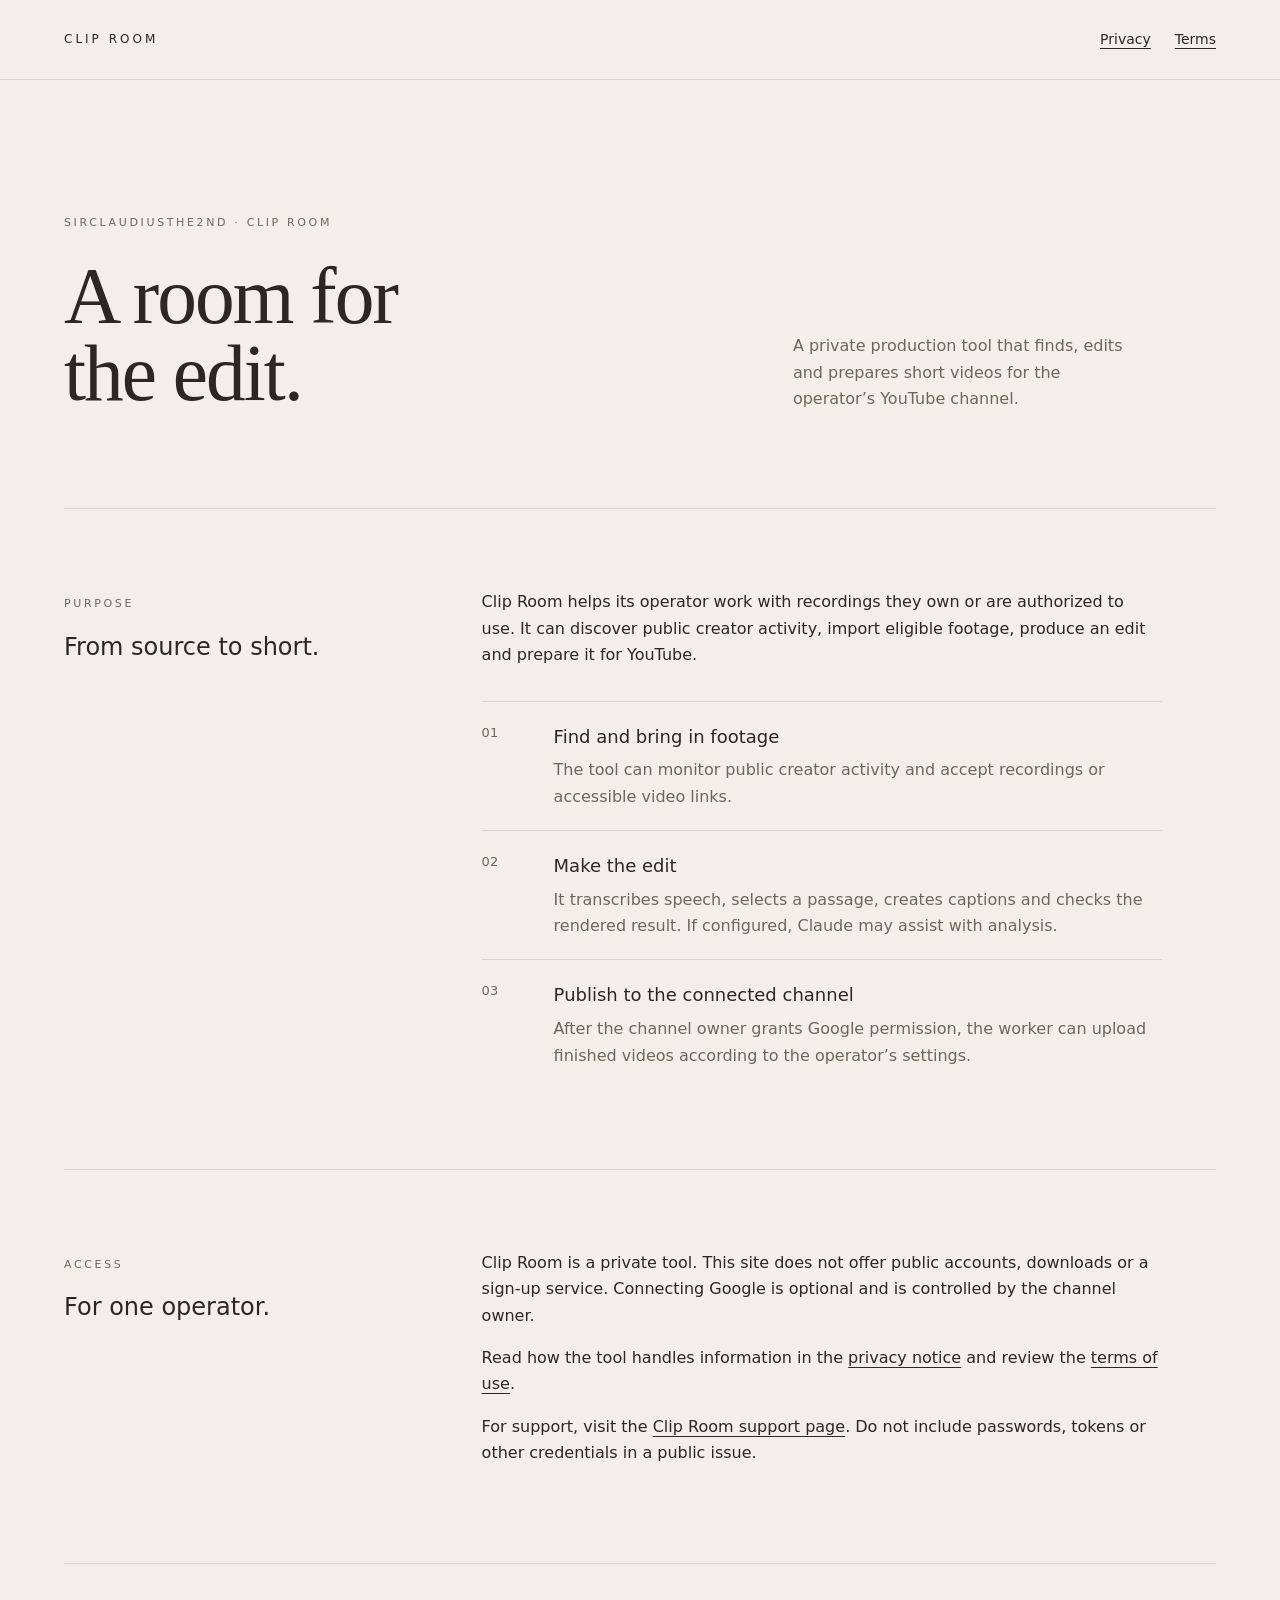
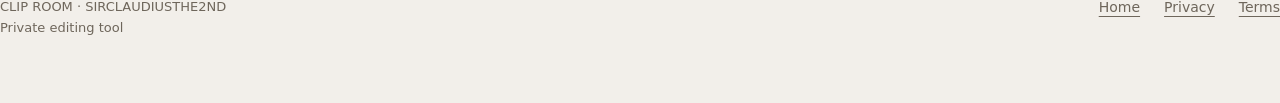
<file: index.html>
<!doctype html>
<html lang="en"><head><meta charset="utf-8"><meta name="viewport" content="width=device-width,initial-scale=1"><meta name="description" content="Clip Room is a private editing tool for producing short videos from footage the operator is authorized to use."><title>Clip Room | A private editing room</title><link rel="stylesheet" href="styles.css"></head>
<body><header class="shell bar"><a class="mark" href="index.html">CLIP ROOM</a><nav aria-label="Site navigation"><a href="privacy.html">Privacy</a><a href="terms.html">Terms</a></nav></header>

<main class="shell"><section class="hero"><div><span class="eyebrow">SIRCLAUDIUSTHE2ND · CLIP ROOM</span><h1>A room for<br>the edit.</h1></div><p>A private production tool that finds, edits and prepares short videos for the operator’s YouTube channel.</p></section>
<section class="section"><div><span class="eyebrow">PURPOSE</span><h2>From source to short.</h2></div><div class="section-body"><p>Clip Room helps its operator work with recordings they own or are authorized to use. It can discover public creator activity, import eligible footage, produce an edit and prepare it for YouTube.</p><ol class="steps"><li><div><h3>Find and bring in footage</h3><p>The tool can monitor public creator activity and accept recordings or accessible video links.</p></div></li><li><div><h3>Make the edit</h3><p>It transcribes speech, selects a passage, creates captions and checks the rendered result. If configured, Claude may assist with analysis.</p></div></li><li><div><h3>Publish to the connected channel</h3><p>After the channel owner grants Google permission, the worker can upload finished videos according to the operator’s settings.</p></div></li></ol></div></section>
<section class="section"><div><span class="eyebrow">ACCESS</span><h2>For one operator.</h2></div><div class="section-body"><p>Clip Room is a private tool. This site does not offer public accounts, downloads or a sign-up service. Connecting Google is optional and is controlled by the channel owner.</p><p>Read how the tool handles information in the <a href="privacy.html">privacy notice</a> and review the <a href="terms.html">terms of use</a>.</p><p>For support, visit the <a href="https://github.com/JoshUnity/sirclaudiusthe2nd-clip-room/issues">Clip Room support page</a>. Do not include passwords, tokens or other credentials in a public issue.</p></div></section></main>
<footer class="shell footer"><p>CLIP ROOM · SIRCLAUDIUSTHE2ND<br>Private editing tool</p><nav aria-label="Footer"><a href="index.html">Home</a><a href="privacy.html">Privacy</a><a href="terms.html">Terms</a></nav></footer></body></html>
</file>
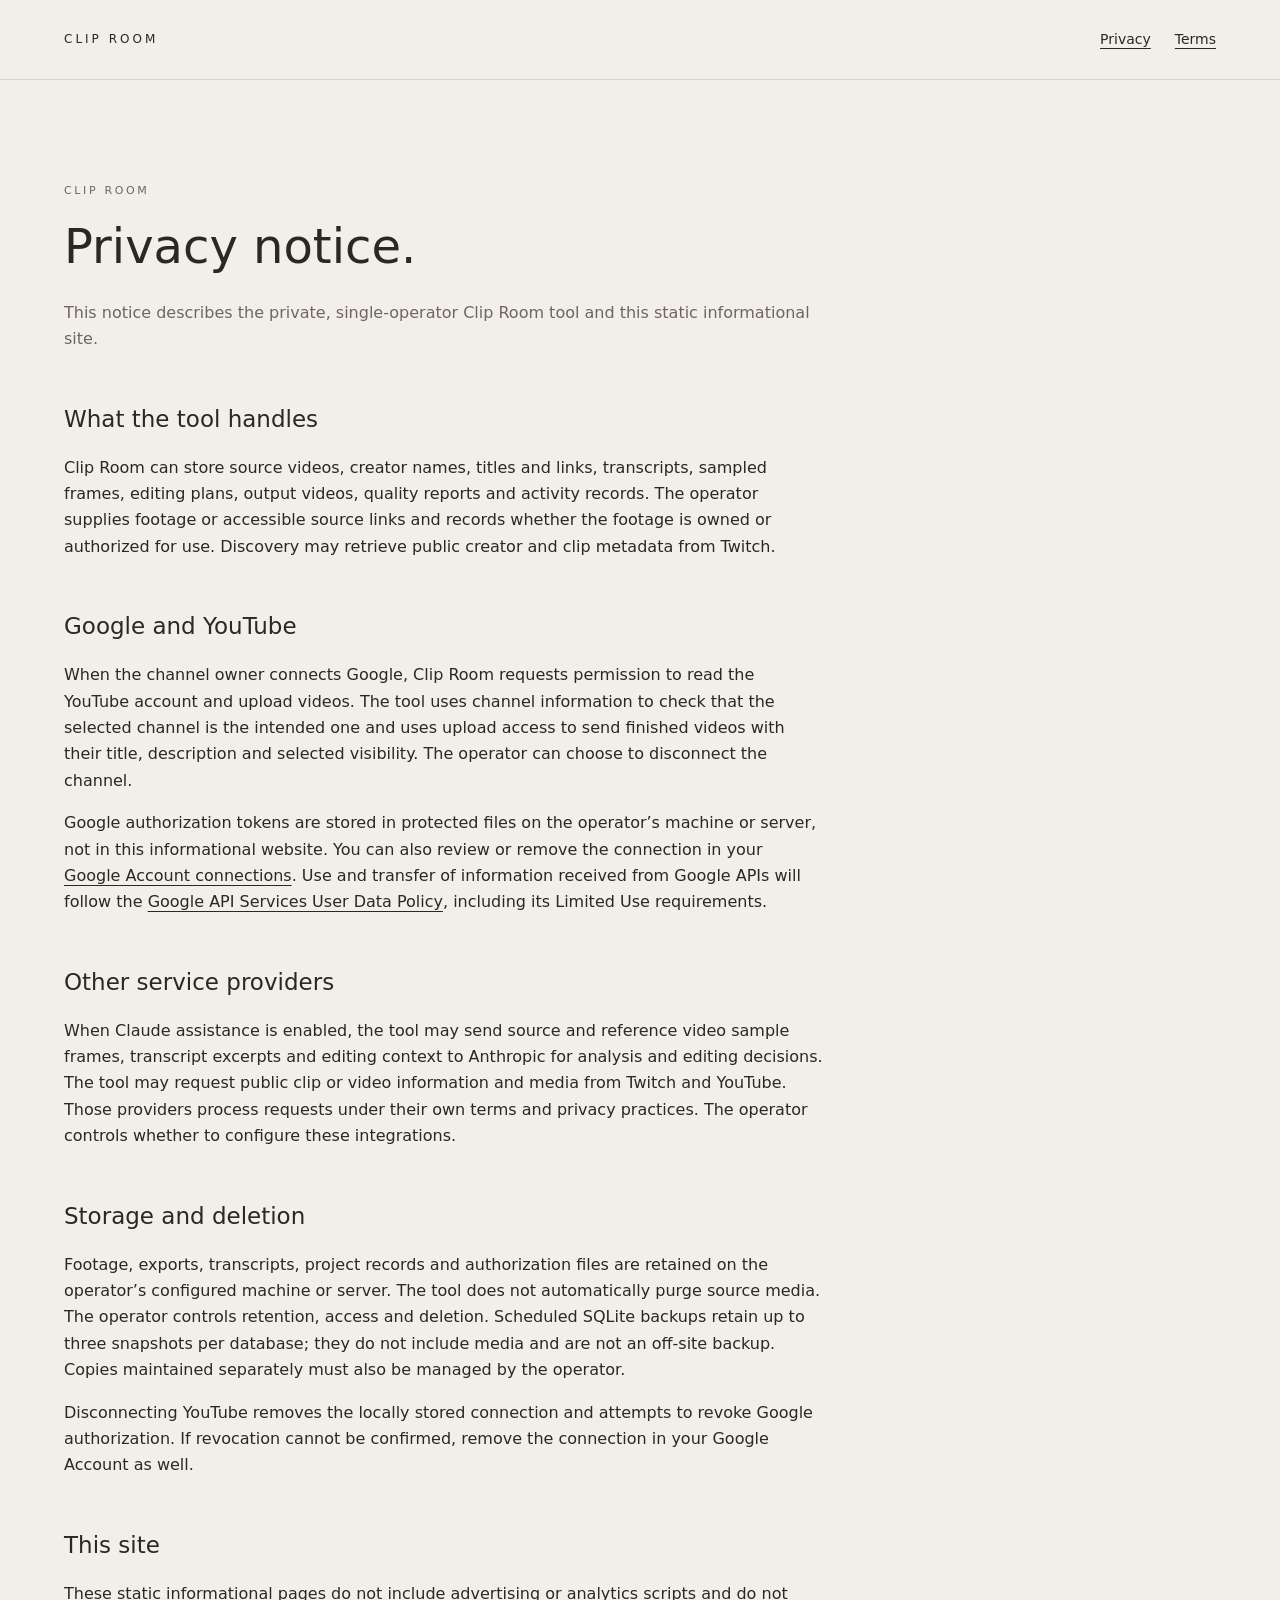
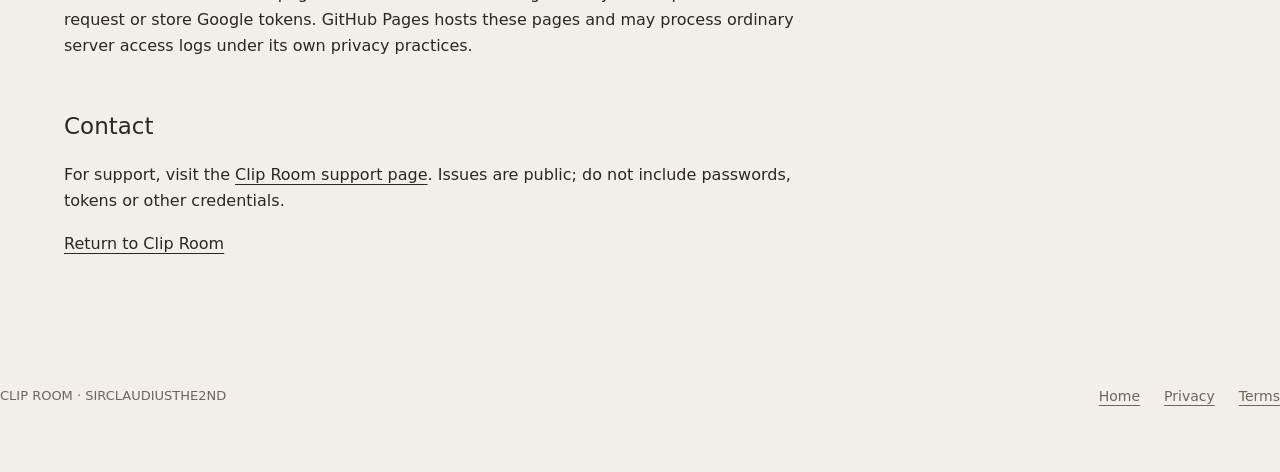
<file: privacy.html>
<!doctype html>
<html lang="en"><head><meta charset="utf-8"><meta name="viewport" content="width=device-width,initial-scale=1"><meta name="description" content="How the private Clip Room editing tool handles information."><title>Privacy | Clip Room</title><link rel="stylesheet" href="styles.css"></head>
<body><header class="shell bar"><a class="mark" href="index.html">CLIP ROOM</a><nav aria-label="Site navigation"><a href="privacy.html" aria-current="page">Privacy</a><a href="terms.html">Terms</a></nav></header>
<main class="shell"><article class="article"><span class="eyebrow">CLIP ROOM</span><h1>Privacy notice.</h1><p class="subtle">This notice describes the private, single-operator Clip Room tool and this static informational site.</p>
<h2>What the tool handles</h2><p>Clip Room can store source videos, creator names, titles and links, transcripts, sampled frames, editing plans, output videos, quality reports and activity records. The operator supplies footage or accessible source links and records whether the footage is owned or authorized for use. Discovery may retrieve public creator and clip metadata from Twitch.</p>
<h2>Google and YouTube</h2><p>When the channel owner connects Google, Clip Room requests permission to read the YouTube account and upload videos. The tool uses channel information to check that the selected channel is the intended one and uses upload access to send finished videos with their title, description and selected visibility. The operator can choose to disconnect the channel.</p><p>Google authorization tokens are stored in protected files on the operator’s machine or server, not in this informational website. You can also review or remove the connection in your <a href="https://myaccount.google.com/connections">Google Account connections</a>. Use and transfer of information received from Google APIs will follow the <a href="https://developers.google.com/terms/api-services-user-data-policy">Google API Services User Data Policy</a>, including its Limited Use requirements.</p>
<h2>Other service providers</h2><p>When Claude assistance is enabled, the tool may send source and reference video sample frames, transcript excerpts and editing context to Anthropic for analysis and editing decisions. The tool may request public clip or video information and media from Twitch and YouTube. Those providers process requests under their own terms and privacy practices. The operator controls whether to configure these integrations.</p>
<h2>Storage and deletion</h2><p>Footage, exports, transcripts, project records and authorization files are retained on the operator’s configured machine or server. The tool does not automatically purge source media. The operator controls retention, access and deletion. Scheduled SQLite backups retain up to three snapshots per database; they do not include media and are not an off-site backup. Copies maintained separately must also be managed by the operator.</p><p>Disconnecting YouTube removes the locally stored connection and attempts to revoke Google authorization. If revocation cannot be confirmed, remove the connection in your Google Account as well.</p>
<h2>This site</h2><p>These static informational pages do not include advertising or analytics scripts and do not request or store Google tokens. GitHub Pages hosts these pages and may process ordinary server access logs under its own privacy practices.</p>
<h2>Contact</h2><p>For support, visit the <a href="https://github.com/JoshUnity/sirclaudiusthe2nd-clip-room/issues">Clip Room support page</a>. Issues are public; do not include passwords, tokens or other credentials.</p><p><a href="index.html">Return to Clip Room</a></p></article></main><footer class="shell footer"><p>CLIP ROOM · SIRCLAUDIUSTHE2ND</p><nav aria-label="Footer"><a href="index.html">Home</a><a href="privacy.html">Privacy</a><a href="terms.html">Terms</a></nav></footer></body></html>
</file>
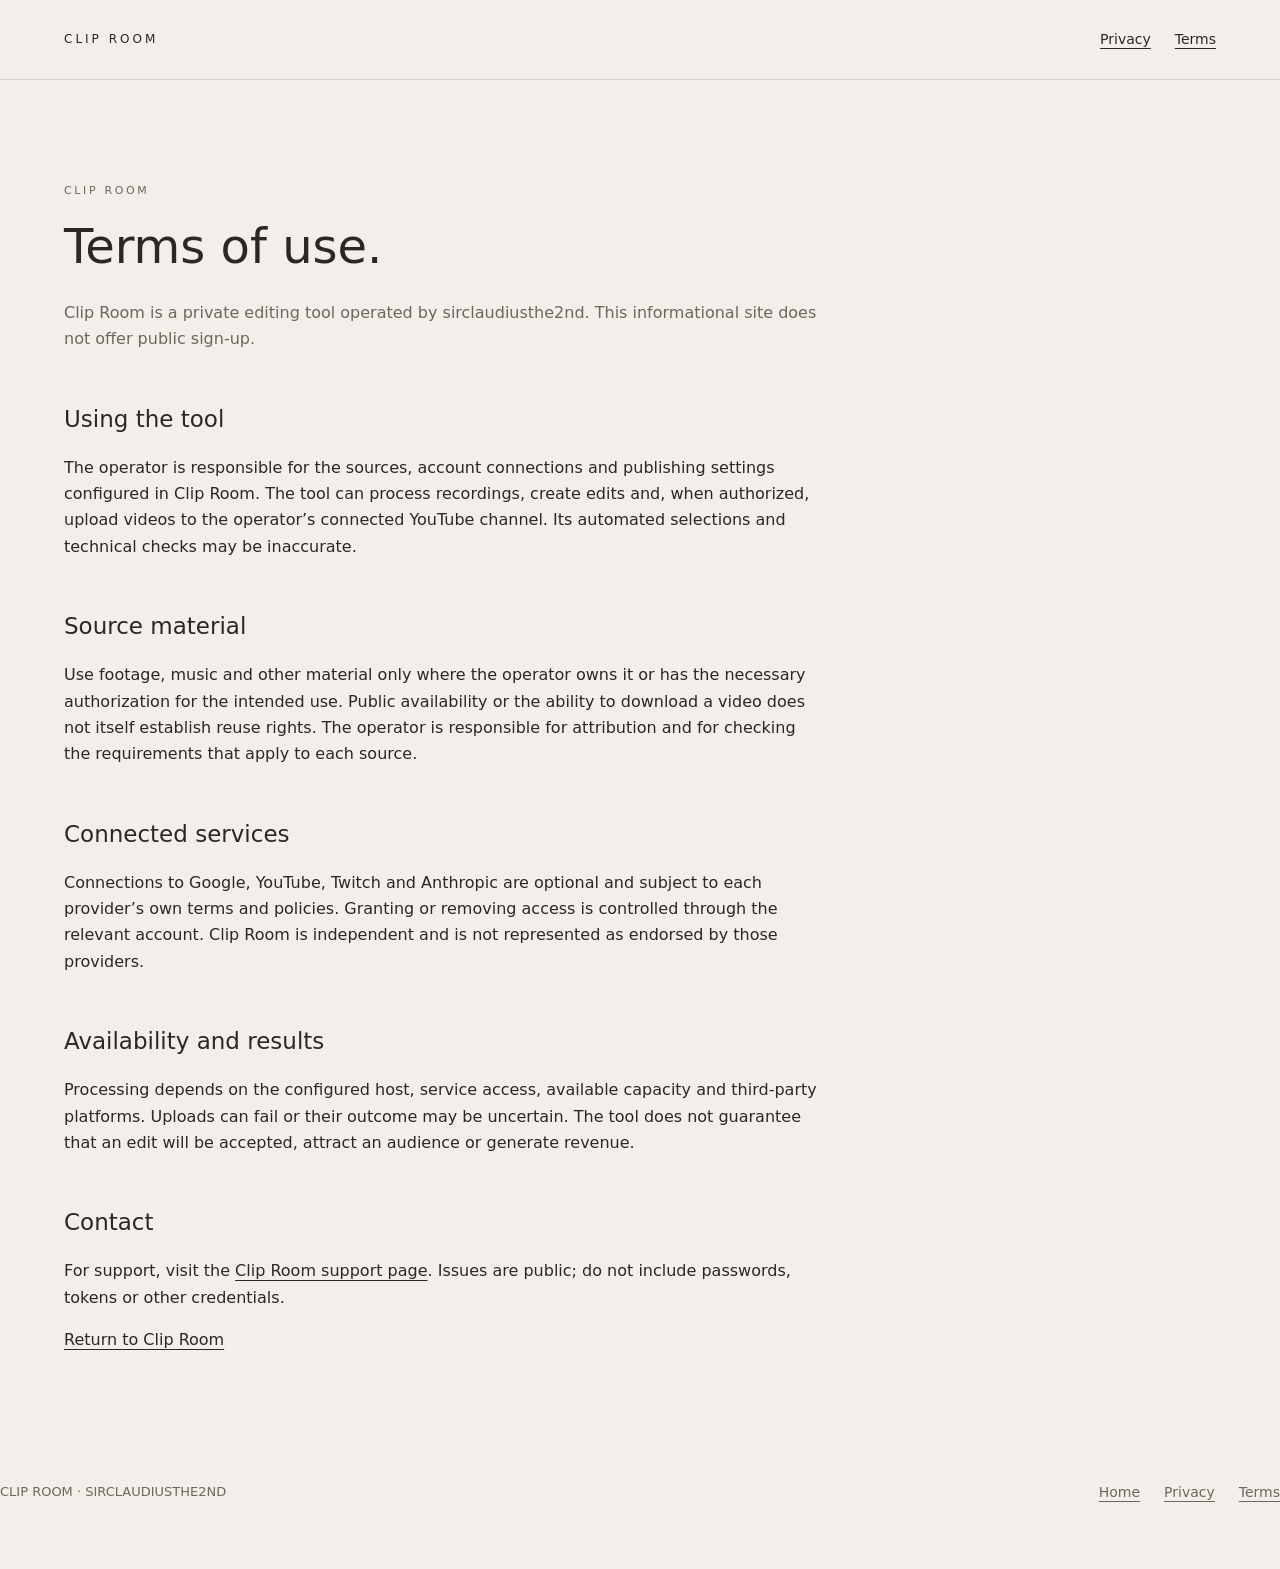
<file: terms.html>
<!doctype html>
<html lang="en"><head><meta charset="utf-8"><meta name="viewport" content="width=device-width,initial-scale=1"><meta name="description" content="Terms for the private Clip Room editing tool."><title>Terms | Clip Room</title><link rel="stylesheet" href="styles.css"></head>
<body><header class="shell bar"><a class="mark" href="index.html">CLIP ROOM</a><nav aria-label="Site navigation"><a href="privacy.html">Privacy</a><a href="terms.html" aria-current="page">Terms</a></nav></header>
<main class="shell"><article class="article"><span class="eyebrow">CLIP ROOM</span><h1>Terms of use.</h1><p class="subtle">Clip Room is a private editing tool operated by sirclaudiusthe2nd. This informational site does not offer public sign-up.</p>
<h2>Using the tool</h2><p>The operator is responsible for the sources, account connections and publishing settings configured in Clip Room. The tool can process recordings, create edits and, when authorized, upload videos to the operator’s connected YouTube channel. Its automated selections and technical checks may be inaccurate.</p>
<h2>Source material</h2><p>Use footage, music and other material only where the operator owns it or has the necessary authorization for the intended use. Public availability or the ability to download a video does not itself establish reuse rights. The operator is responsible for attribution and for checking the requirements that apply to each source.</p>
<h2>Connected services</h2><p>Connections to Google, YouTube, Twitch and Anthropic are optional and subject to each provider’s own terms and policies. Granting or removing access is controlled through the relevant account. Clip Room is independent and is not represented as endorsed by those providers.</p>
<h2>Availability and results</h2><p>Processing depends on the configured host, service access, available capacity and third-party platforms. Uploads can fail or their outcome may be uncertain. The tool does not guarantee that an edit will be accepted, attract an audience or generate revenue.</p>
<h2>Contact</h2><p>For support, visit the <a href="https://github.com/JoshUnity/sirclaudiusthe2nd-clip-room/issues">Clip Room support page</a>. Issues are public; do not include passwords, tokens or other credentials.</p><p><a href="index.html">Return to Clip Room</a></p></article></main><footer class="shell footer"><p>CLIP ROOM · SIRCLAUDIUSTHE2ND</p><nav aria-label="Footer"><a href="index.html">Home</a><a href="privacy.html">Privacy</a><a href="terms.html">Terms</a></nav></footer></body></html>
</file>
<file: styles.css>
:root{color-scheme:light dark;--background:#f2efea;--card:#faf8f6;--foreground:#2b2722;--muted:#6e665b;--border:#d8d5cf;--signal:#2b7a6f}
*{box-sizing:border-box}html{scroll-behavior:smooth}body{margin:0;background:var(--background);color:var(--foreground);font:16px/1.65 'Hanken Grotesk',system-ui,-apple-system,sans-serif}a{color:inherit;text-underline-offset:4px}a:hover{color:var(--signal)}a:focus-visible{outline:2px solid var(--signal);outline-offset:4px}.shell{max-width:1320px;margin:auto;padding:0 clamp(20px,5vw,72px)}.bar{min-height:80px;border-bottom:1px solid var(--border);display:flex;justify-content:space-between;align-items:center;gap:24px}.mark{font-size:12px;letter-spacing:.25em;text-decoration:none}.bar nav,.footer nav{display:flex;flex-wrap:wrap;gap:24px;font-size:14px}.notice{border-bottom:1px solid var(--border);padding:14px 0;color:var(--muted);font-size:13px}.hero{display:grid;grid-template-columns:1.1fr .7fr;align-items:end;gap:64px;padding:clamp(64px,10vw,128px) 0 96px;border-bottom:1px solid var(--border)}.eyebrow{text-transform:uppercase;letter-spacing:.24em;color:var(--muted);font-size:11px}.hero h1{font:400 clamp(54px,6.2vw,88px)/.97 'Cormorant Garamond','Bodoni 72',Georgia,serif;letter-spacing:-.025em;margin:24px 0 0}.hero p{max-width:350px;margin:0;color:var(--muted)}.section{display:grid;grid-template-columns:.65fr 1.35fr;gap:64px;padding:80px 0;border-bottom:1px solid var(--border)}.section h2,.article h1,.article h2{font-weight:400}.section h2{font-size:24px;margin:12px 0}.section-body{max-width:680px}.section-body p:first-child{margin-top:0}.steps{counter-reset:item;list-style:none;padding:0;margin:32px 0 0}.steps li{counter-increment:item;display:grid;grid-template-columns:48px 1fr;border-top:1px solid var(--border);padding:20px 0;gap:24px}.steps li:before{content:'0' counter(item);color:var(--muted);font-size:13px}.steps h3{font-weight:400;font-size:18px;margin:0}.steps p{color:var(--muted);margin:6px 0 0}.article{max-width:760px;padding:96px 0 80px}.article h1{font-size:clamp(34px,4vw,48px);line-height:1.2;margin:16px 0 24px}.article h2{font-size:23px;margin:48px 0 12px}.article p,.article li{overflow-wrap:anywhere}.article ul{padding-left:22px}.article li{margin:8px 0}.subtle{color:var(--muted)}.footer{padding:32px 0 64px;display:flex;align-items:start;justify-content:space-between;gap:32px;color:var(--muted);font-size:13px}.footer p{margin:0}.footer a{color:inherit}@media(max-width:760px){.bar{min-height:64px}.bar nav,.footer nav{gap:16px}.hero,.section{grid-template-columns:1fr;gap:32px}.hero{padding:64px 0}.section{padding:48px 0}.article{padding:64px 0}.footer{display:block}.footer nav{margin-top:24px}}@media(prefers-color-scheme:dark){:root{--background:#0a0b0b;--card:#151717;--foreground:#e7e4dc;--muted:#aaa79f;--border:rgba(242,239,234,.14);--signal:#4d9da0}}@media(prefers-reduced-motion:reduce){html{scroll-behavior:auto}}
</file>
